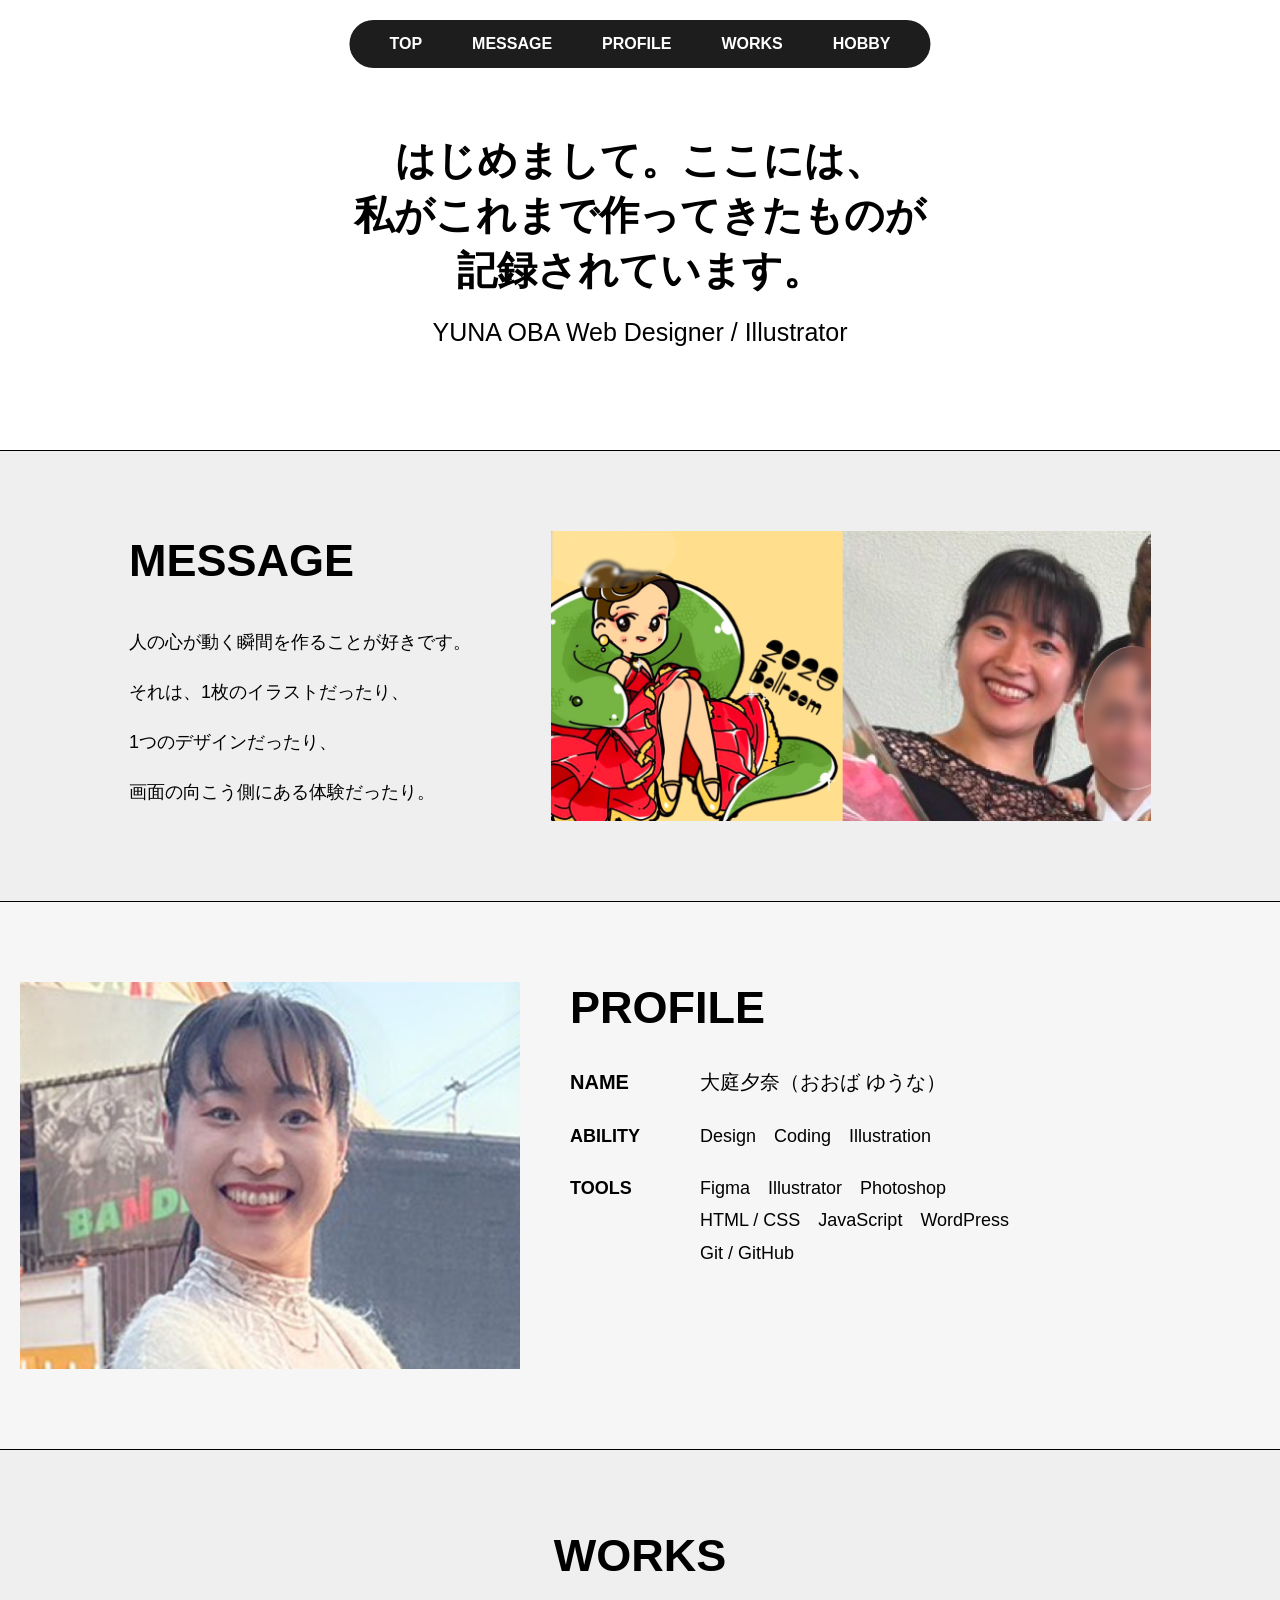
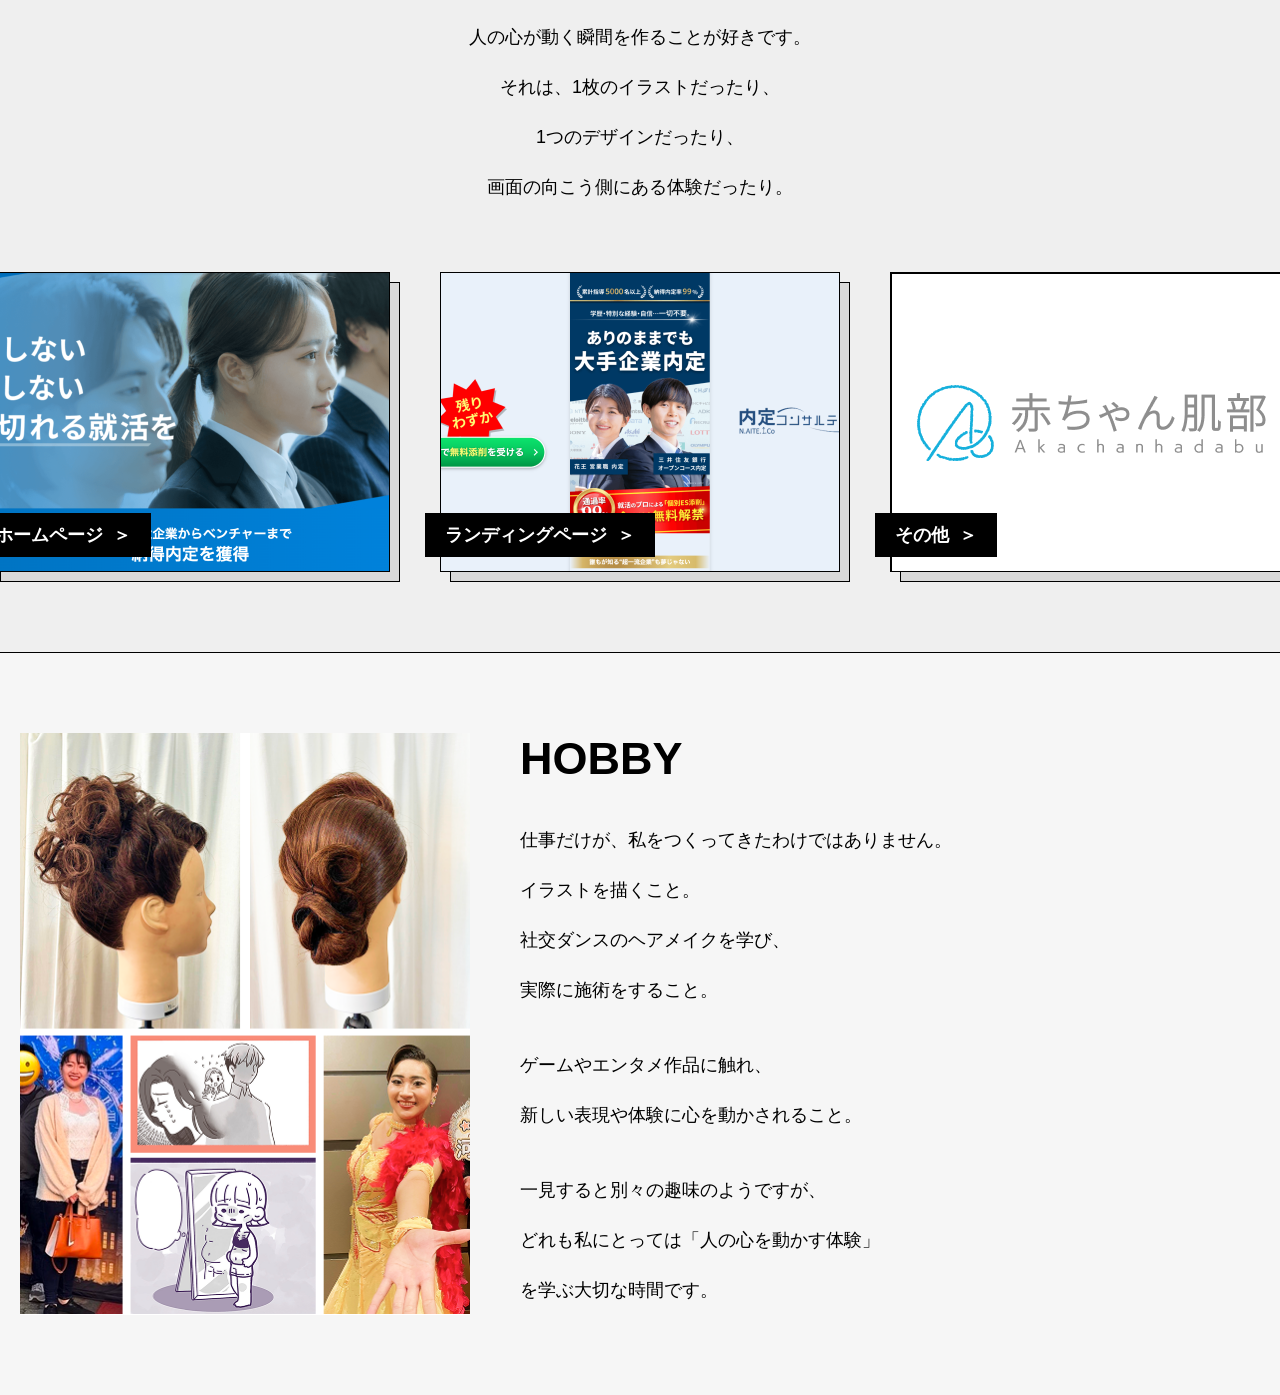
<file: index.html>
<!DOCTYPE html>
<html lang="ja">
<head>
    <meta charset="UTF-8">
    <meta name="viewport" content="width=device-width, initial-scale=1.0">
    <link rel="stylesheet" href="css/style.css">
    <link rel="preconnect" href="https://fonts.googleapis.com">
    <link rel="preconnect" href="https://fonts.gstatic.com" crossorigin>
    <title>大庭夕奈のポートフォリオ</title>
</head>
<body>
        <header>
            <div class="container">
                <div class="global-menu">
                    <div class="flex">
                        <a href="index.html">TOP</a>
                        <a href="#MESSAGE">MESSAGE</a>
                        <a href="#PROFILE">PROFILE</a>
                        <a href="#WORKS">WORKS</a>
                        <a href="#HOBBY">HOBBY</a>
                    </div>
                </div>

                <div class="hero-text">
                    <h1>
                        はじめまして。ここには、<br>
                        私がこれまで作ってきたものが<br>
                        記録されています。
                    </h1>

                    <p>YUNA OBA Web Designer / Illustrator</p>
                </div>
            </div>
        </header>

        <section class="type-one message" id="MESSAGE">
            <div class="container">
                <div class="flex">
                    <div>
                        <h2>MESSAGE</h2>
                        <p>人の心が動く瞬間を作ることが好きです。<br>
                        それは、1枚のイラストだったり、<br>
                        1つのデザインだったり、<br>
                        画面の向こう側にある体験だったり。
                        </p>
                    </div>
                 <img src="img/MESSAGE.png" alt="イラストと大庭夕奈" class="illustration">
                </div>
            </div>
        </section>

        <section class="type-two profile" id="PROFILE">
            <div class="container">
                <div class="flex">
                    <img src="img/PROFILE.png" alt="自己紹介" class="profile-img">
                    <div>
                        <h2>PROFILE</h2>
                       <div class="flex-profile">

                        <div class="profile-item">
                            <div class="title large">NAME</div>
                            <div class="text name">大庭夕奈（おおば ゆうな）</div>
                        </div>

                        <div class="profile-item">
                            <div class="title">ABILITY</div>
                            <div class="text">
                                Design　Coding　Illustration
                            </div>
                        </div>

                        <div class="profile-item">
                            <div class="title">TOOLS</div>
                            <div class="text">
                                Figma　Illustrator　Photoshop<br>
                                HTML / CSS　JavaScript　WordPress<br>
                                Git / GitHub
                            </div>
                        </div>

                    </div>
                    </div>
                </div>
            </div>
        </section>

  <section class="type-one works" id="WORKS">
    <div class="container">
        <h2>WORKS</h2>

        <p>
            人の心が動く瞬間を作ることが好きです。<br>
            それは、1枚のイラストだったり、<br>
            1つのデザインだったり、<br>
            画面の向こう側にある体験だったり。
        </p>

        <div class="works-list">

            <div class="work-item">
                <div class="shadow"></div>
                <div class="image hp-img"></div>
                <a href="hp.html" class="label">
                    <span>ホームページ</span>
                    <span>＞</span>
                </a>
            </div>

            <div class="work-item">
                <div class="shadow"></div>
                <div class="image lp-img"></div>
                <a href="lp.html" class="label">
                    <span>ランディングページ</span>
                    <span>＞</span>
                </a>
            </div>

            <div class="work-item">
                <div class="shadow"></div>
                <div class="image others-img"></div>
                <a href="others.html" class="label">
                    <span>その他</span>
                    <span>＞</span>
                </a>
            </div>

        </div>
    </div>
</section>

        <section class="type-two hobby" id="HOBBY">
            <div class="container">
                <div class="flex">
                    <img src="img/HOBBY.png" alt="趣味" class="hobby-img">
                    <div class="column">
                        <h2>HOBBY</h2>
                        <div class="hobby-text">
                        <p>仕事だけが、<br class="sp">私をつくってきたわけではありません。<br><br class="sp">
                        イラストを描くこと。<br>
                        社交ダンスのヘアメイクを学び、<br>
                        実際に施術をすること。
                        </p>
                        <p>ゲームやエンタメ作品に触れ、<br>
                        新しい表現や体験に心を動かされること。
                        </p>
                        <p>一見すると別々の趣味のようですが、<br>
                        どれも私にとっては「人の心を動かす体験」<br>
                        を学ぶ大切な時間です。
                        </p>
                        <!--
                        <p>ここには、仕事とは少し違う角度から積み重ねてきた、<br>
                            もう一つの記録を残しています。</p>-->
                        </div>
                    </div>
                </div>
            </div>
        </section>
</body>
</html>
</file>
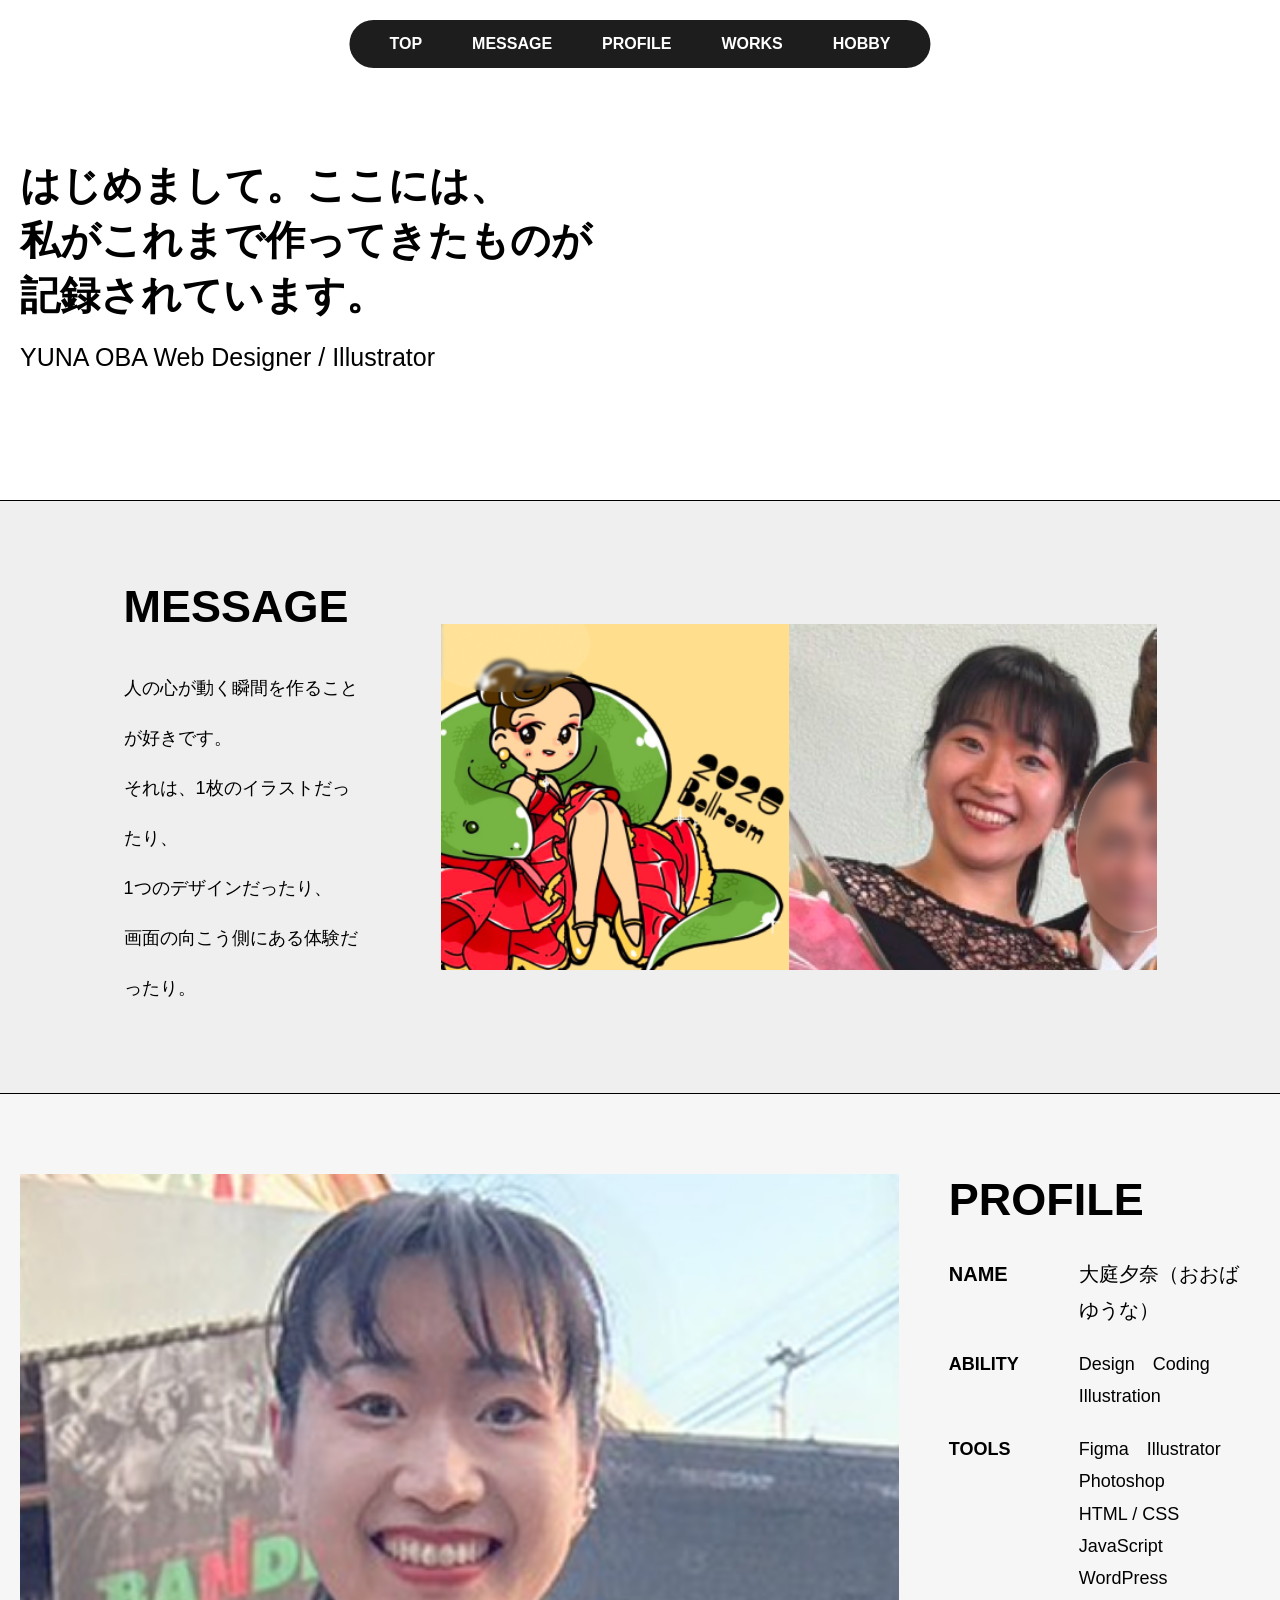
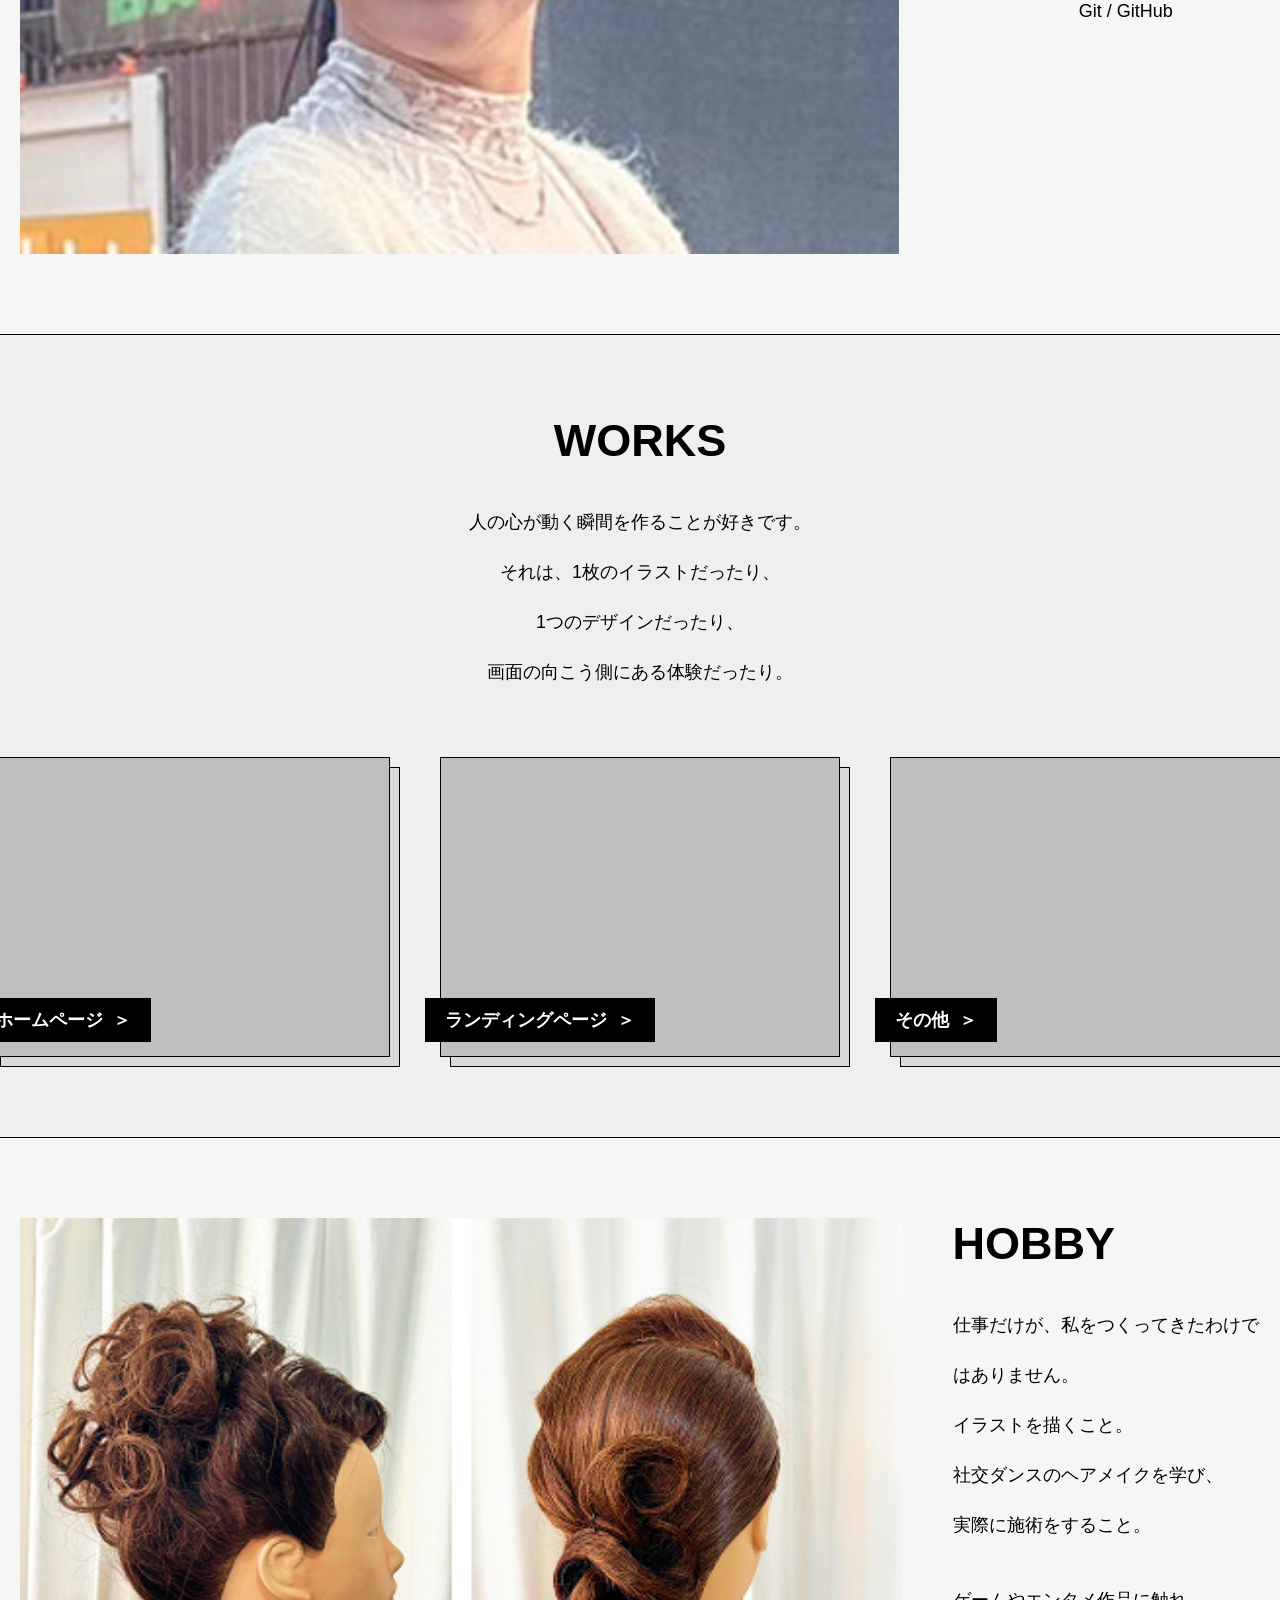
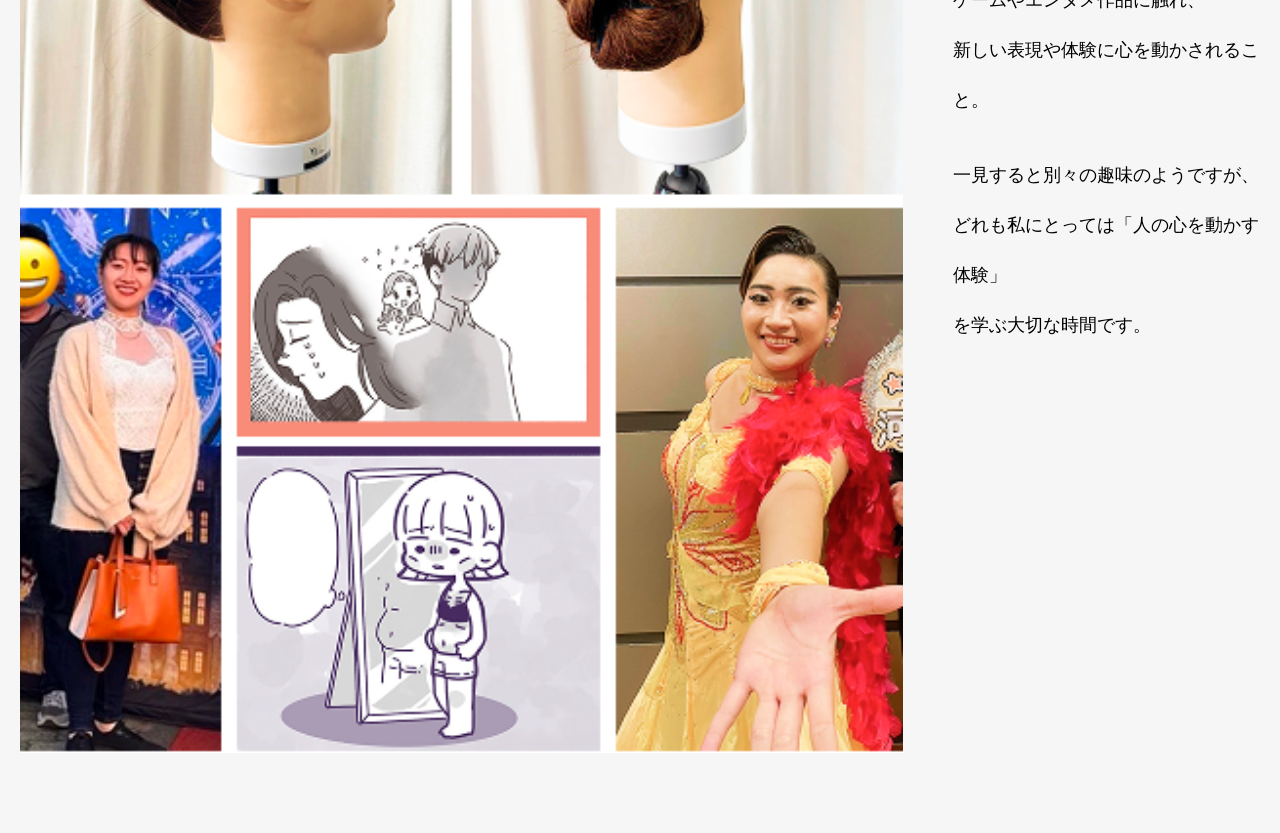
<file: サイト/index.html>
<!DOCTYPE html>
<html lang="ja">
<head>
    <meta charset="UTF-8">
    <meta name="viewport" content="width=device-width, initial-scale=1.0">
    <link rel="stylesheet" href="css/style.css">
    <link rel="preconnect" href="https://fonts.googleapis.com">
    <link rel="preconnect" href="https://fonts.gstatic.com" crossorigin>
    <title>大庭夕奈のポートフォリオ</title>
</head>
<body>
        <header>
            <div class="container">
                <div class="global-menu">
                    <div class="flex">
                        <a href="index.html">TOP</a>
                        <a href="#MESSAGE">MESSAGE</a>
                        <a href="#PROFILE">PROFILE</a>
                        <a href="#WORKS">WORKS</a>
                        <a href="#HOBBY">HOBBY</a>
                    </div>
                </div>

                <div class="hero-text">
                    <h1>
                        はじめまして。ここには、<br>
                        私がこれまで作ってきたものが<br>
                        記録されています。
                    </h1>

                    <p>YUNA OBA Web Designer / Illustrator</p>
                </div>
            </div>
        </header>

        <section class="type-one message" id="MESSAGE">
            <div class="container">
                <div class="flex">
                    <div>
                        <h2>MESSAGE</h2>
                        <p>人の心が動く瞬間を作ることが好きです。<br>
                        それは、1枚のイラストだったり、<br>
                        1つのデザインだったり、<br>
                        画面の向こう側にある体験だったり。
                        </p>
                    </div>
                 <img src="img/MESSAGE.png" alt="">
                </div>
            </div>
        </section>

        <section class="type-two profile" id="PROFILE">
            <div class="container">
                <div class="flex">
                    <img src="img/PROFILE.png" alt="">
                    <div>
                        <h2>PROFILE</h2>
                       <div class="flex-profile">

                        <div class="profile-item">
                            <div class="title large">NAME</div>
                            <div class="text name">大庭夕奈（おおば ゆうな）</div>
                        </div>

                        <div class="profile-item">
                            <div class="title">ABILITY</div>
                            <div class="text">
                                Design　Coding　Illustration
                            </div>
                        </div>

                        <div class="profile-item">
                            <div class="title">TOOLS</div>
                            <div class="text">
                                Figma　Illustrator　Photoshop<br>
                                HTML / CSS　JavaScript　WordPress<br>
                                Git / GitHub
                            </div>
                        </div>

                    </div>
                    </div>
                </div>
            </div>
        </section>

  <section class="type-one works" id="WORKS">
    <div class="container">
        <h2>WORKS</h2>

        <p>
            人の心が動く瞬間を作ることが好きです。<br>
            それは、1枚のイラストだったり、<br>
            1つのデザインだったり、<br>
            画面の向こう側にある体験だったり。
        </p>

        <div class="works-list">

            <div class="work-item">
                <div class="shadow"></div>
                <div class="image"></div>
                <a href="hp.html" class="label">
                    <span>ホームページ</span>
                    <span>＞</span>
                </a>
            </div>

            <div class="work-item">
                <div class="shadow"></div>
                <div class="image"></div>
                <a href="lp.html" class="label">
                    <span>ランディングページ</span>
                    <span>＞</span>
                </a>
            </div>

            <div class="work-item">
                <div class="shadow"></div>
                <div class="image"></div>
                <a href="others.html" class="label">
                    <span>その他</span>
                    <span>＞</span>
                </a>
            </div>

        </div>
    </div>
</section>

        <section class="type-two hobby" id="HOBBY">
            <div class="container">
                <div class="flex">
                    <img src="img/HOBBY.png" alt="">
                    <div class="column">
                        <h2>HOBBY</h2>
                        <div class="hobby-text">
                        <p>仕事だけが、私をつくってきたわけではありません。<br>
                        イラストを描くこと。<br>
                        社交ダンスのヘアメイクを学び、<br>
                        実際に施術をすること。
                        </p>
                        <p>ゲームやエンタメ作品に触れ、<br>
                        新しい表現や体験に心を動かされること。
                        </p>
                        <p>一見すると別々の趣味のようですが、<br>
                        どれも私にとっては「人の心を動かす体験」<br>
                        を学ぶ大切な時間です。
                        </p>
                        <!--
                        <p>ここには、仕事とは少し違う角度から積み重ねてきた、<br>
                            もう一つの記録を残しています。</p>-->
                        </div>
                    </div>
                </div>
            </div>
        </section>
</body>
</html>
</file>
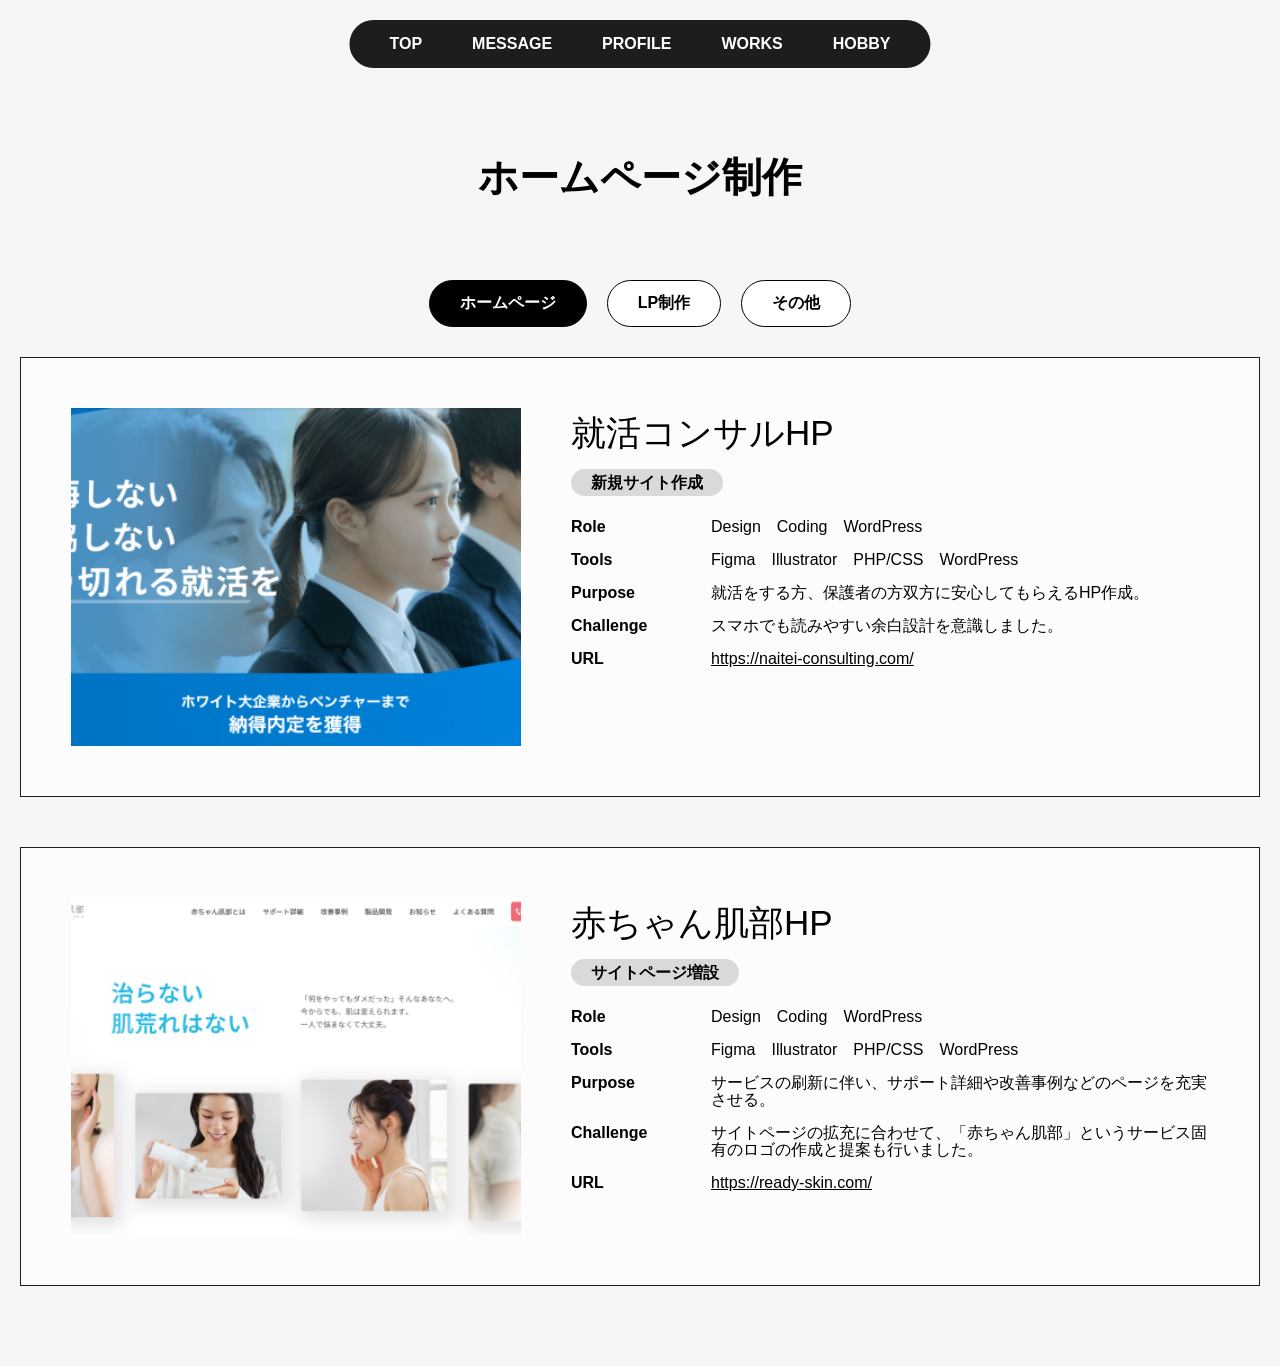
<file: hp.html>
<!DOCTYPE html>
<html lang="ja">
<head>
    <meta charset="UTF-8">
    <meta name="viewport" content="width=device-width, initial-scale=1.0">
    <link rel="stylesheet" href="css/style.css">
    <link rel="stylesheet" href="page/style.css">
    <link rel="preconnect" href="https://fonts.googleapis.com">
    <link rel="preconnect" href="https://fonts.gstatic.com" crossorigin>
    <title>大庭夕奈のポートフォリオ-HP制作例</title>
</head>
<body>
        <header>
            <div class="container">
                <div class="global-menu">
                    <div class="flex">
                         <a href="index.html">TOP</a>
                        <a href="index.html#MESSAGE">MESSAGE</a>
                        <a href="index.html#PROFILE">PROFILE</a>
                        <a href="index.html#WORKS">WORKS</a>
                        <a href="index.html#HOBBY">HOBBY</a>
                    </div>
                </div>

                <div class="hero-text">
                    <h1>ホームページ制作</h1>
                </div>
            </div>
        </header>

        <section>

             <div class="page-nav">
                <a href="hp.html" class="active">ホームページ</a>
                <a href="lp.html">LP制作</a>
                <a href="others.html">その他</a>
            </div>

            <div class="container">
                <div class="card-column">
                <div class="contents">
                    <div class="flex">
                        <img src="img/hp1.png" alt="">
                        <div class="work-item">
                            <p class="title">就活コンサルHP</p>
                            <p class="tag">新規サイト作成</p>
                            <div class="info-list">

                                <div class="info-item">
                                    <div class="label">Role</div>
                                    <div class="text">Design　Coding　WordPress</div>
                                </div>

                                <div class="info-item">
                                    <div class="label">Tools</div>
                                    <div class="text">Figma　Illustrator　PHP/CSS　WordPress</div>
                                </div>

                                <div class="info-item">
                                    <div class="label">Purpose</div>
                                    <div class="text">就活をする方、保護者の方双方に安心してもらえるHP作成。</div>
                                </div>

                                <div class="info-item">
                                    <div class="label">Challenge</div>
                                    <div class="text">スマホでも読みやすい余白設計を意識しました。</div>
                                </div>

                                <div class="info-item">
                                    <div class="label">URL</div>
                                    <div class="text">
                                        <a href="https://naitei-consulting.com/" target="_blank">https://naitei-consulting.com/</a>
                                    </div>
                                </div>

                            </div>

                        </div>
                    </div>
                </div>


                <div class="contents">
                    <div class="flex">
                        <img src="img/hp2.png" alt="">
                        <div class="work-item">
                            <p class="title">赤ちゃん肌部HP</p>
                            <p class="tag">サイトページ増設</p>
                            <div class="info-list">

                                <div class="info-item">
                                    <div class="label">Role</div>
                                    <div class="text">Design　Coding　WordPress</div>
                                </div>

                                <div class="info-item">
                                    <div class="label">Tools</div>
                                    <div class="text">Figma　Illustrator　PHP/CSS　WordPress</div>
                                </div>

                                <div class="info-item">
                                    <div class="label">Purpose</div>
                                    <div class="text">サービスの刷新に伴い、サポート詳細や改善事例などのページを充実させる。</div>
                                </div>

                                <div class="info-item">
                                    <div class="label">Challenge</div>
                                    <div class="text">サイトページの拡充に合わせて、「赤ちゃん肌部」というサービス固有のロゴの作成と提案も行いました。</div>
                                </div>

                                <div class="info-item">
                                    <div class="label">URL</div>
                                    <div class="text">
                                        <a href="https://ready-skin.com/" target="_blank">https://ready-skin.com/</a>
                                    </div>
                                </div>

                            </div>

                        </div>
                    </div>
                </div>


                </div>
            </div>
        </section>

</body>
</html>
</file>
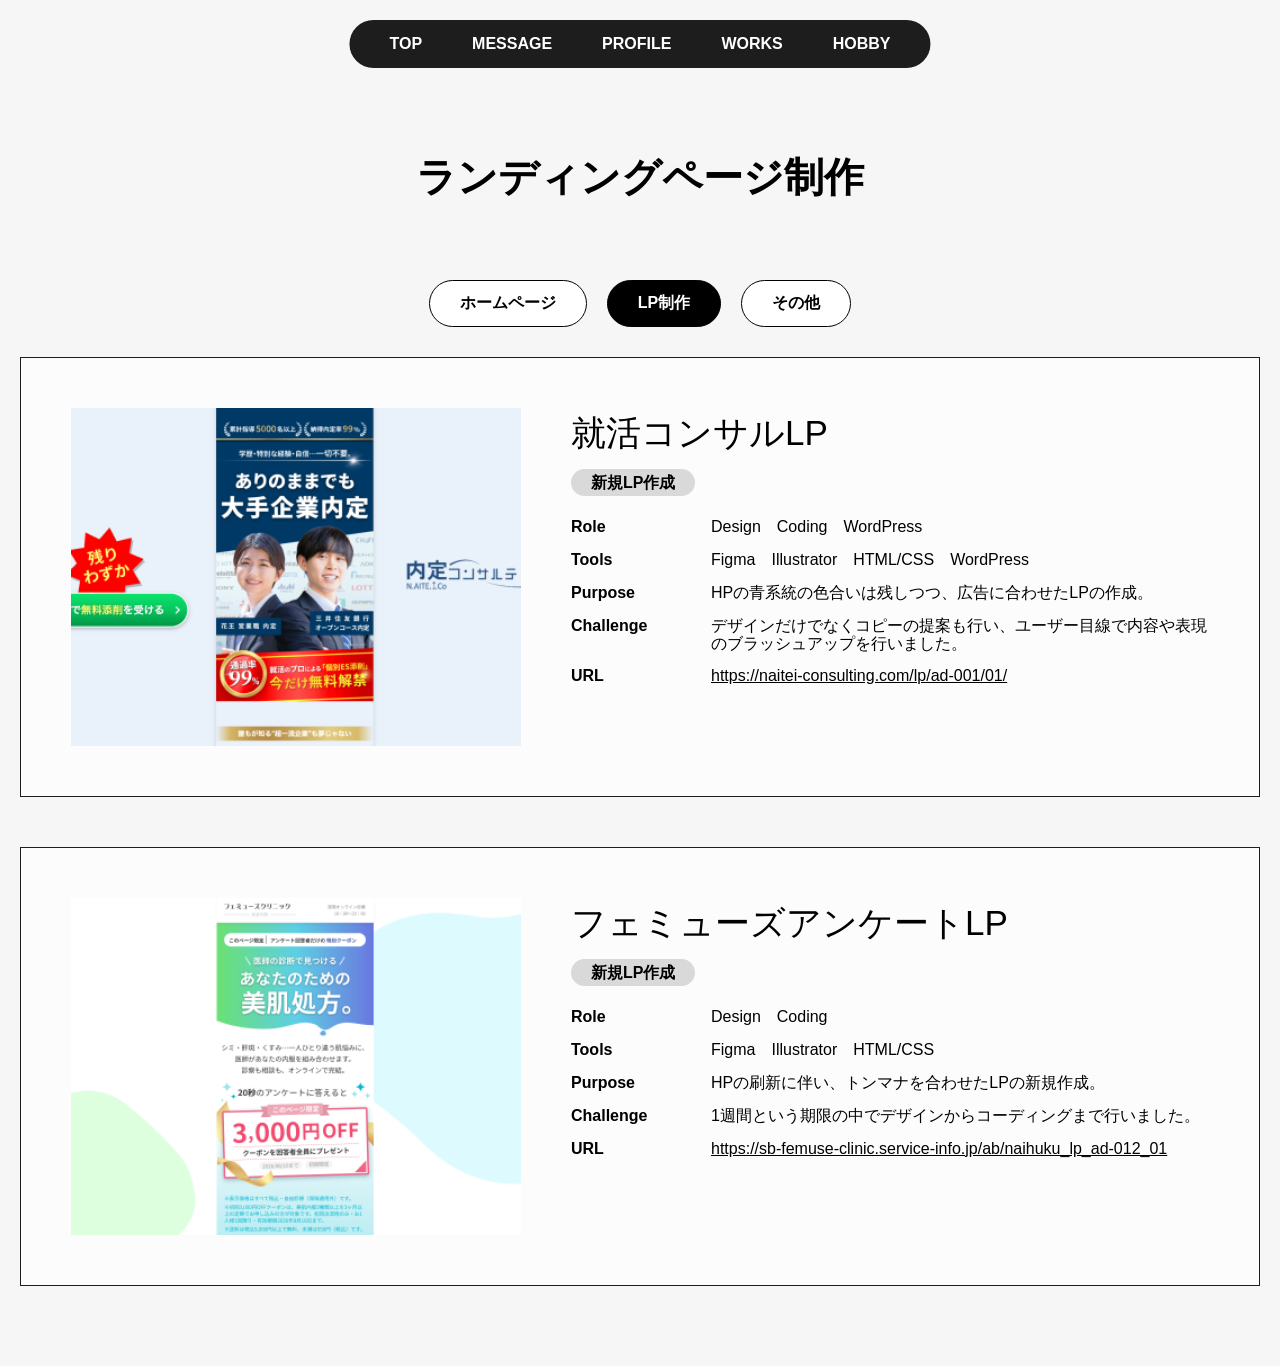
<file: lp.html>
<!DOCTYPE html>
<html lang="ja">
<head>
    <meta charset="UTF-8">
    <meta name="viewport" content="width=device-width, initial-scale=1.0">
    <link rel="stylesheet" href="css/style.css">
    <link rel="stylesheet" href="page/style.css">
    <link rel="preconnect" href="https://fonts.googleapis.com">
    <link rel="preconnect" href="https://fonts.gstatic.com" crossorigin>
    <title>大庭夕奈のポートフォリオ-LP制作例</title>
</head>
<body>
        <header>
            <div class="container">
                <div class="global-menu">
                    <div class="flex">
                         <a href="index.html">TOP</a>
                        <a href="index.html#MESSAGE">MESSAGE</a>
                        <a href="index.html#PROFILE">PROFILE</a>
                        <a href="index.html#WORKS">WORKS</a>
                        <a href="index.html#HOBBY">HOBBY</a>
                    </div>
                </div>

                <div class="hero-text">
                    <h1>ランディングページ制作</h1>
                </div>
            </div>
        </header>

        <section>
              <div class="page-nav">
                <a href="hp.html">ホームページ</a>
                <a href="lp.html" class="active">LP制作</a>
                <a href="others.html">その他</a>
            </div>
            <div class="container">
                <div class="card-column">
                <div class="contents">
                    <div class="flex">
                        <img src="img/lp1.png" alt="">
                        <div class="work-item">
                            <p class="title">就活コンサルLP</p>
                            <p class="tag">新規LP作成</p>
                            <div class="info-list">

                                <div class="info-item">
                                    <div class="label">Role</div>
                                    <div class="text">Design　Coding　WordPress</div>
                                </div>

                                <div class="info-item">
                                    <div class="label">Tools</div>
                                    <div class="text">Figma　Illustrator　HTML/CSS　WordPress</div>
                                </div>

                                <div class="info-item">
                                    <div class="label">Purpose</div>
                                    <div class="text">HPの青系統の色合いは残しつつ、広告に合わせたLPの作成。</div>
                                </div>

                                <div class="info-item">
                                    <div class="label">Challenge</div>
                                    <div class="text">デザインだけでなくコピーの提案も行い、ユーザー目線で内容や表現のブラッシュアップを行いました。</div>
                                </div>

                                <div class="info-item">
                                    <div class="label">URL</div>
                                    <div class="text">
                                        <a href="https://naitei-consulting.com/lp/ad-001/01/" target="_blank">https://naitei-consulting.com/lp/ad-001/01/</a>
                                    </div>
                                </div>

                            </div>

                        </div>
                    </div>
                </div>


                <div class="contents">
                    <div class="flex">
                      <img src="img/lp2.png" alt="">
                        <div class="work-item">
                            <p class="title">フェミューズアンケートLP</p>
                            <p class="tag">新規LP作成</p>
                            <div class="info-list">

                                <div class="info-item">
                                    <div class="label">Role</div>
                                    <div class="text">Design　Coding</div>
                                </div>

                                <div class="info-item">
                                    <div class="label">Tools</div>
                                    <div class="text">Figma　Illustrator　HTML/CSS</div>
                                </div>

                                <div class="info-item">
                                    <div class="label">Purpose</div>
                                    <div class="text">HPの刷新に伴い、トンマナを合わせたLPの新規作成。</div>
                                </div>

                                <div class="info-item">
                                    <div class="label">Challenge</div>
                                    <div class="text">1週間という期限の中でデザインからコーディングまで行いました。</div>
                                </div>

                                <div class="info-item">
                                    <div class="label">URL</div>
                                    <div class="text">
                                        <a href="https://sb-femuse-clinic.service-info.jp/ab/naihuku_lp_ad-012_01" target="_blank">https://sb-femuse-clinic.service-info.jp/ab/naihuku_lp_ad-012_01</a>
                                    </div>
                                </div>

                            </div>

                        </div>
                    </div>
                </div>


                </div>
            </div>
        </section>

</body>
</html>
</file>
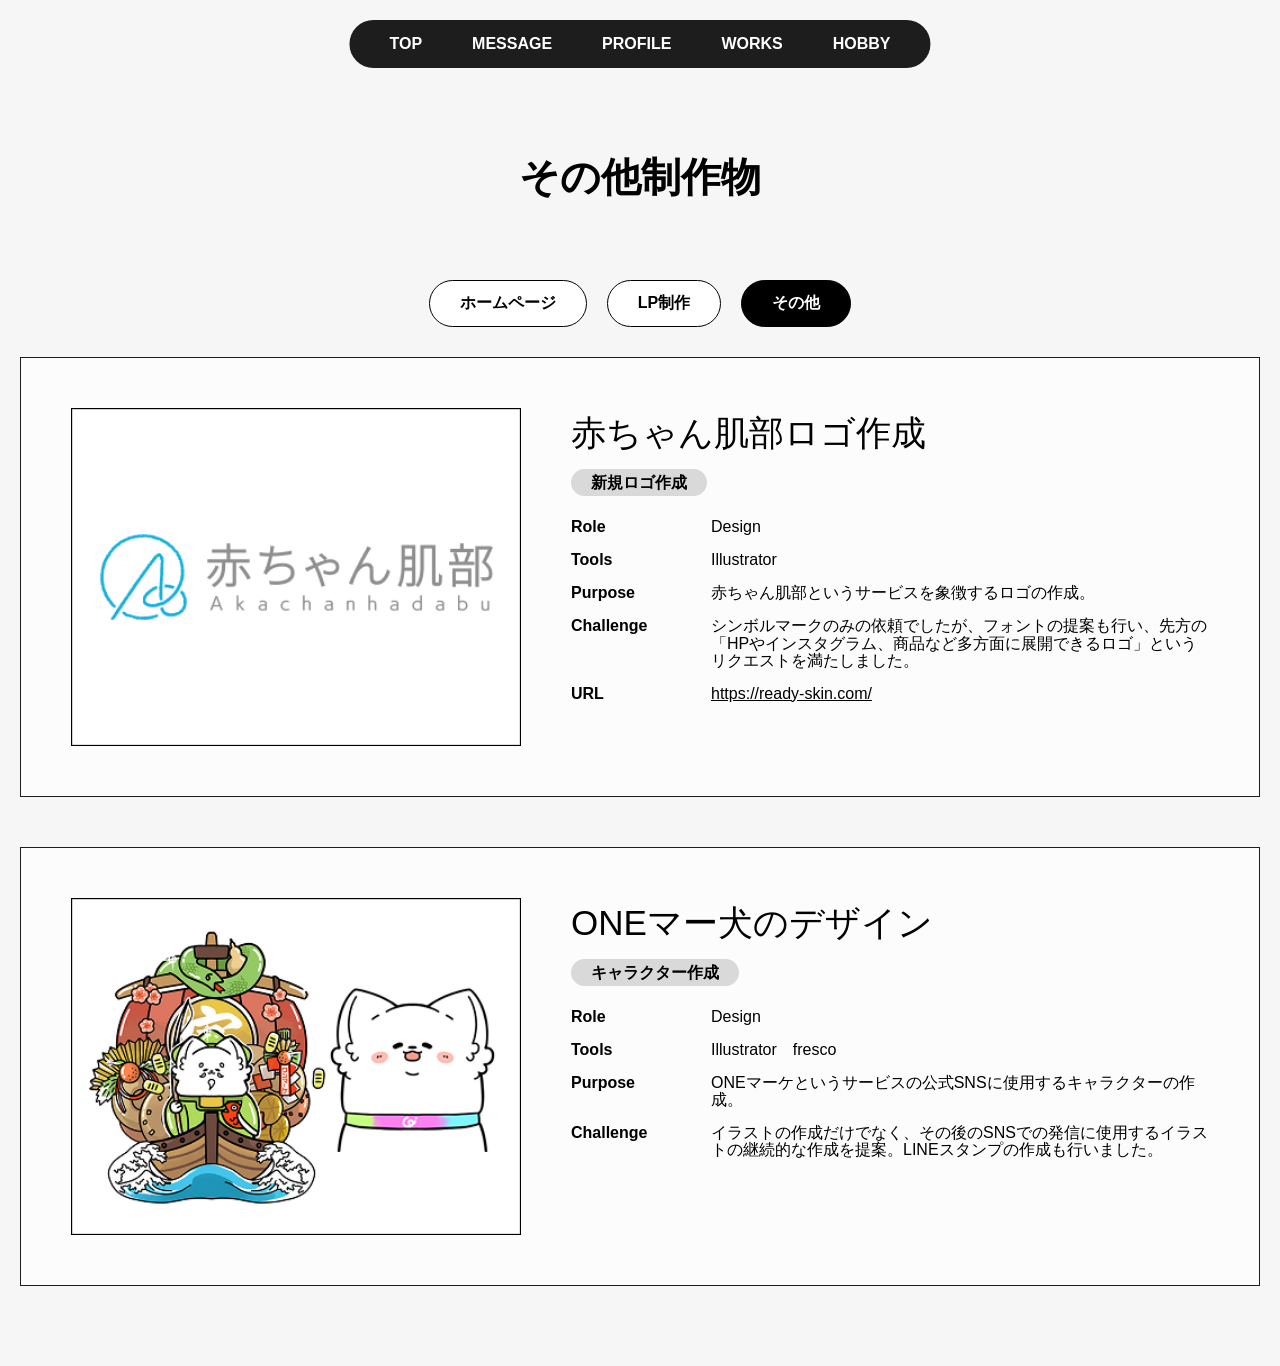
<file: others.html>
<!DOCTYPE html>
<html lang="ja">
<head>
    <meta charset="UTF-8">
    <meta name="viewport" content="width=device-width, initial-scale=1.0">
    <link rel="stylesheet" href="css/style.css">
    <link rel="stylesheet" href="page/style.css">
    <link rel="preconnect" href="https://fonts.googleapis.com">
    <link rel="preconnect" href="https://fonts.gstatic.com" crossorigin>
    <title>大庭夕奈のポートフォリオ-その他の制作物</title>
</head>
<body>
        <header>
            <div class="container">
                <div class="global-menu">
                    <div class="flex">
                         <a href="index.html">TOP</a>
                        <a href="index.html#MESSAGE">MESSAGE</a>
                        <a href="index.html#PROFILE">PROFILE</a>
                        <a href="index.html#WORKS">WORKS</a>
                        <a href="index.html#HOBBY">HOBBY</a>
                    </div>
                </div>

                <div class="hero-text">
                    <h1>その他制作物</h1>
                </div>
            </div>
        </header>

        <section>

             <div class="page-nav">
                <a href="hp.html">ホームページ</a>
                <a href="lp.html">LP制作</a>
                <a href="others.html" class="active">その他</a>
            </div>

            <div class="container">
                <div class="card-column">
                <div class="contents">
                    <div class="flex">
                      <img src="img/rogo.png" alt="">
                        <div class="work-item">
                           <p class="title">赤ちゃん肌部ロゴ作成</p>
                            <p class="tag">新規ロゴ作成</p>
                            <div class="info-list">

                                <div class="info-item">
                                    <div class="label">Role</div>
                                    <div class="text">Design</div>
                                </div>

                                <div class="info-item">
                                    <div class="label">Tools</div>
                                    <div class="text">Illustrator</div>
                                </div>

                                <div class="info-item">
                                    <div class="label">Purpose</div>
                                    <div class="text">赤ちゃん肌部というサービスを象徴するロゴの作成。</div>
                                </div>

                                <div class="info-item">
                                    <div class="label">Challenge</div>
                                    <div class="text">シンボルマークのみの依頼でしたが、フォントの提案も行い、先方の「HPやインスタグラム、商品など多方面に展開できるロゴ」というリクエストを満たしました。</div>
                                </div>

                                <div class="info-item">
                                    <div class="label">URL</div>
                                    <div class="text">
                                        <a href="https://ready-skin.com/" target="_blank">https://ready-skin.com/</a>
                                    </div>
                                </div>

                            </div>

                        </div>
                    </div>
                </div>


                <div class="contents">
                    <div class="flex">
                       <img src="img/onemaken.png" alt="">
                        <div class="work-item">
                            <p class="title">ONEマー犬のデザイン</p>
                            <p class="tag">キャラクター作成</p>
                            <div class="info-list">

                                <div class="info-item">
                                    <div class="label">Role</div>
                                    <div class="text">Design</div>
                                </div>

                                <div class="info-item">
                                    <div class="label">Tools</div>
                                    <div class="text">Illustrator　fresco</div>
                                </div>

                                <div class="info-item">
                                    <div class="label">Purpose</div>
                                    <div class="text">ONEマーケというサービスの公式SNSに使用するキャラクターの作成。</div>
                                </div>

                                <div class="info-item">
                                    <div class="label">Challenge</div>
                                    <div class="text">イラストの作成だけでなく、その後のSNSでの発信に使用するイラストの継続的な作成を提案。LINEスタンプの作成も行いました。</div>
                                </div>

                            </div>

                        </div>
                    </div>
                </div>


                </div>
            </div>
        </section>

</body>
</html>
</file>
<file: css/style.css>
@charset "UTF-8";
/* デフォルト */
/* レスポンシブ設定 */
html {
  scroll-behavior: smooth;
}

@media screen and (min-width: 321px) {
  .ssp {
    display: none;
  }
}
@media screen and (min-width: 541px) {
  .sp {
    display: none;
  }
}
@media screen and (max-width: 540px) {
  .pc {
    display: none;
  }
}
@media screen and (min-width: 769px) {
  .tb {
    display: none;
  }
}
@media screen and (max-width: 768px) {
  .nb {
    display: none;
  }
}
/* リセットCSS */
* {
  margin: 0;
  padding: 0;
  box-sizing: border-box;
}

img {
  display: block;
  width: 100%;
  height: auto;
}

.container {
  position: relative;
  max-width: 1240px;
  width: 100%;
  margin: auto;
}

body {
  position: relative;
  font-family: "Noto Sans JP", sans-serif;
  font-optical-sizing: auto;
  font-weight: normal;
  font-style: normal;
}

a {
  text-decoration: none;
  color: #1d1d1d;
}

header {
  padding-top: 30px;
  height: 450px;
}
header .container {
  height: 100%;
  display: flex;
  flex-direction: column;
}
header .global-menu {
  position: fixed;
  top: 20px;
  left: 50%;
  transform: translateX(-50%);
  width: -moz-fit-content;
  width: fit-content;
  background-color: #1d1d1d;
  padding: 15px 40px;
  border-radius: 100px;
  font-weight: bold;
  z-index: 1000;
}
header .global-menu a {
  color: white;
}
header .global-menu .flex {
  display: flex;
  justify-content: center;
  gap: 50px;
}
header .hero-text {
  flex: 1;
  display: flex;
  flex-direction: column;
  justify-content: center;
}
header h1 {
  font-size: 40px;
  text-align: center;
}
header p {
  font-size: 25px;
  margin-top: 20px;
  text-align: center;
}

section {
  padding: 80px 0;
}
section h2 {
  font-size: 45px;
  margin-bottom: 30px;
}
section p {
  font-size: 18px;
  line-height: 50px;
}

.type-one {
  background-color: #EFEFEF;
  border-top: #000000 1px solid;
}

.type-two {
  background-color: #F6F6F6;
  border-top: #000000 1px solid;
}

.flex {
  display: flex;
  gap: 50px;
}

.column {
  flex-direction: column;
  gap: 25px;
}

.works {
  text-align: center;
}
.works .container {
  max-width: 100vw;
  padding: 0px 50px;
}
.works .works-list {
  margin-top: 60px;
  display: grid;
  grid-template-columns: repeat(3, 400px);
  gap: 80px 50px;
  justify-content: center;
}
.works .work-item {
  width: 400px;
  height: 300px;
  position: relative;
}
.works .shadow {
  position: absolute;
  top: 10px;
  left: 10px;
  width: 400px;
  height: 300px;
  background: #D9D9D9;
  border: 1px solid #000;
  z-index: 1;
}
.works .image {
  position: absolute;
  width: 400px;
  height: 300px;
  border: 1px solid #000;
  z-index: 2;
}
.works .image.hp-img {
  background-image: url(../img/hp1.png);
}
.works .image.lp-img {
  background-image: url(../img/lp1.png);
}
.works .image.others-img {
  background-image: url(../img/rogo.png);
}
.works .label {
  position: absolute;
  left: -15px;
  bottom: 15px;
  display: flex;
  align-items: center;
  gap: 10px;
  padding: 10px 20px;
  background: #000;
  color: #fff;
  font-size: 18px;
  font-weight: bold;
  z-index: 3;
}

.profile .container .profile-img {
  max-width: 500px;
}
.profile .container .flex-profile {
  display: flex;
  flex-direction: column;
  gap: 20px;
}
.profile .container .profile-item {
  display: grid;
  grid-template-columns: 100px 1fr;
  -moz-column-gap: 30px;
       column-gap: 30px;
  align-items: baseline;
}
.profile .container .title {
  font-size: 18px;
  font-weight: bold;
}
.profile .container .title.large {
  font-size: 20px;
}
.profile .container .text {
  font-size: 18px;
  line-height: 1.8;
}
.profile .container .text.name {
  font-size: 20px;
}

.message .container {
  display: flex;
  justify-content: center;
}
.message .container .flex {
  display: flex;
  align-items: center;
  gap: 80px;
  width: -moz-fit-content;
  width: fit-content;
}
.message .container .illustration {
  max-width: 600px;
}

.hobby .hobby-img {
  width: 450px;
  height: auto;
}
.hobby .hobby-text {
  display: flex;
  flex-direction: column;
  gap: 25px;
}

@media screen and (max-width:540px) {
  /* ----------------
      共通
  ---------------- */
  .container {
    width: calc(100% - 40px);
  }
  section {
    padding: 60px 0;
  }
  section h2 {
    font-size: 32px;
  }
  section p {
    font-size: 16px;
    line-height: 1.8;
  }
  /* ----------------
      HEADER
  ---------------- */
  header {
    height: auto;
    padding-top: 90px;
    padding-bottom: 30px;
  }
  header h1 {
    font-size: 26px;
    line-height: 1.5;
  }
  header p {
    font-size: 18px;
  }
  header .global-menu {
    width: calc(100% - 20px);
    padding: 12px 15px;
  }
  header .global-menu .flex {
    justify-content: space-between;
    gap: 0;
  }
  header .global-menu .flex a {
    font-size: 12px;
  }
  /* ----------------
      黒い画像
  ---------------- */
  .img {
    width: 100% !important;
    max-width: 100%;
    height: 250px;
  }
  /* ----------------
      MESSAGE
  ---------------- */
  .message .container .flex {
    flex-direction: column;
    gap: 0px;
  }
  .message .illustration {
    margin-top: 30px;
  }
  /* ----------------
      PROFILE
  ---------------- */
  .profile .text {
    font-size: 16px;
  }
  .profile .flex {
    flex-direction: column;
    gap: 40px;
  }
  .profile .profile-item {
    grid-template-columns: 80px 1fr;
    -moz-column-gap: 20px;
         column-gap: 20px;
  }
  /* ----------------
      WORKS
  ---------------- */
  .works .container {
    width: 100%;
    max-width: 100%;
    padding: 0;
  }
  .works .works-list {
    grid-template-columns: 1fr;
    gap: 60px;
    padding: 0 20px;
  }
  .works .work-item,
  .works .image,
  .works .shadow {
    width: 100%;
    max-width: 400px;
  }
  .works .work-item {
    margin: 0 auto;
  }
  /* ----------------
      HOBBY
  ---------------- */
  .hobby .hobby-img {
    width: 90vw;
  }
  .hobby .flex {
    flex-direction: column;
    gap: 40px;
  }
}/*# sourceMappingURL=style.css.map */
</file>
<file: サイト/css/style.css>
@charset "UTF-8";
/* デフォルト */
/* レスポンシブ設定 */
html {
  scroll-behavior: smooth;
}

@media screen and (min-width: 321px) {
  .ssp {
    display: none;
  }
}
@media screen and (min-width: 541px) {
  .sp {
    display: none;
  }
}
@media screen and (max-width: 540px) {
  .pc {
    display: none;
  }
}
@media screen and (min-width: 769px) {
  .tb {
    display: none;
  }
}
@media screen and (max-width: 768px) {
  .nb {
    display: none;
  }
}
/* リセットCSS */
* {
  margin: 0;
  padding: 0;
  box-sizing: border-box;
}

img {
  display: block;
  width: 100%;
  margin: auto;
}

.container {
  position: relative;
  max-width: 1240px;
  width: 100%;
  margin: auto;
}

body {
  position: relative;
  font-family: "Noto Sans JP", sans-serif;
  font-optical-sizing: auto;
  font-weight: normal;
  font-style: normal;
}

a {
  text-decoration: none;
  color: #1d1d1d;
}

header {
  padding-top: 30px;
  height: 500px;
}
header .container {
  height: 100%;
  display: flex;
  flex-direction: column;
}
header .global-menu {
  position: fixed;
  top: 20px;
  left: 50%;
  transform: translateX(-50%);
  width: -moz-fit-content;
  width: fit-content;
  background-color: #1d1d1d;
  padding: 15px 40px;
  border-radius: 100px;
  font-weight: bold;
  z-index: 1000;
}
header .global-menu a {
  color: white;
}
header .global-menu .flex {
  display: flex;
  justify-content: center;
  gap: 50px;
}
header .hero-text {
  flex: 1;
  display: flex;
  flex-direction: column;
  justify-content: center;
}
header h1 {
  font-size: 40px;
}
header p {
  font-size: 25px;
  margin-top: 20px;
}

section {
  padding: 80px 0;
}
section h2 {
  font-size: 45px;
  margin-bottom: 30px;
}
section p {
  font-size: 18px;
  line-height: 50px;
}

.type-one {
  background-color: #EFEFEF;
  border-top: #000000 1px solid;
}

.type-two {
  background-color: #F6F6F6;
  border-top: #000000 1px solid;
}

.flex {
  display: flex;
  gap: 50px;
}

.column {
  flex-direction: column;
  gap: 25px;
}

.works {
  text-align: center;
}
.works .container {
  max-width: 100vw;
  padding: 0px 50px;
}
.works .works-list {
  margin-top: 60px;
  display: grid;
  grid-template-columns: repeat(3, 400px);
  gap: 80px 50px;
  justify-content: center;
}
.works .work-item {
  width: 400px;
  height: 300px;
  position: relative;
}
.works .shadow {
  position: absolute;
  top: 10px;
  left: 10px;
  width: 400px;
  height: 300px;
  background: #D9D9D9;
  border: 1px solid #000;
  z-index: 1;
}
.works .image {
  position: absolute;
  width: 400px;
  height: 300px;
  background: #bfbfbf;
  border: 1px solid #000;
  z-index: 2;
}
.works .label {
  position: absolute;
  left: -15px;
  bottom: 15px;
  display: flex;
  align-items: center;
  gap: 10px;
  padding: 10px 20px;
  background: #000;
  color: #fff;
  font-size: 18px;
  font-weight: bold;
  z-index: 3;
}

.profile .flex-profile {
  display: flex;
  flex-direction: column;
  gap: 20px;
}
.profile .profile-item {
  display: grid;
  grid-template-columns: 100px 1fr;
  -moz-column-gap: 30px;
       column-gap: 30px;
  align-items: baseline;
}
.profile .title {
  font-size: 18px;
  font-weight: bold;
}
.profile .title.large {
  font-size: 20px;
}
.profile .text {
  font-size: 18px;
  line-height: 1.8;
}
.profile .text.name {
  font-size: 20px;
}

.message .container {
  display: flex;
  justify-content: center;
}
.message .container .flex {
  display: flex;
  align-items: center;
  gap: 80px;
  width: -moz-fit-content;
  width: fit-content;
}
.message .container .img {
  width: 500px;
  height: 300px;
}

.hobby .hobby-text {
  display: flex;
  flex-direction: column;
  gap: 25px;
}

@media screen and (max-width:540px) {
  /* ----------------
      共通
  ---------------- */
  .container {
    width: calc(100% - 40px);
  }
  section {
    padding: 60px 0;
  }
  section h2 {
    font-size: 32px;
  }
  section p {
    font-size: 16px;
    line-height: 1.8;
  }
  /* ----------------
      HEADER
  ---------------- */
  header {
    height: auto;
    min-height: 100vh;
    padding-top: 90px;
  }
  header h1 {
    font-size: 26px;
    line-height: 1.5;
  }
  header p {
    font-size: 18px;
  }
  header .global-menu {
    width: calc(100% - 20px);
    padding: 12px 15px;
  }
  header .global-menu .flex {
    justify-content: space-between;
    gap: 0;
  }
  header .global-menu .flex a {
    font-size: 12px;
  }
  /* ----------------
      黒い画像
  ---------------- */
  .img {
    width: 100% !important;
    max-width: 100%;
    height: 250px;
  }
  /* ----------------
      MESSAGE
  ---------------- */
  .message .container .flex {
    flex-direction: column;
    gap: 0px;
  }
  /* ----------------
      PROFILE
  ---------------- */
  .profile .text {
    font-size: 16px;
  }
  .profile .flex {
    flex-direction: column;
    gap: 40px;
  }
  .profile .profile-item {
    grid-template-columns: 80px 1fr;
    -moz-column-gap: 20px;
         column-gap: 20px;
  }
  /* ----------------
      WORKS
  ---------------- */
  .works .container {
    width: 100%;
    max-width: 100%;
    padding: 0;
  }
  .works .works-list {
    grid-template-columns: 1fr;
    gap: 60px;
    padding: 0 20px;
  }
  .works .work-item,
  .works .image,
  .works .shadow {
    width: 100%;
    max-width: 400px;
  }
  .works .work-item {
    margin: 0 auto;
  }
  /* ----------------
      HOBBY
  ---------------- */
  .hobby .flex {
    flex-direction: column;
    gap: 40px;
  }
}/*# sourceMappingURL=style.css.map */
</file>
<file: page/style.css>
@charset "UTF-8";
/* デフォルト */
/* レスポンシブ設定 */
html {
  scroll-behavior: smooth;
}

@media screen and (min-width: 321px) {
  .ssp {
    display: none;
  }
}
@media screen and (min-width: 541px) {
  .sp {
    display: none;
  }
}
@media screen and (max-width: 540px) {
  .pc {
    display: none;
  }
}
@media screen and (min-width: 769px) {
  .tb {
    display: none;
  }
}
@media screen and (max-width: 768px) {
  .nb {
    display: none;
  }
}
body {
  background-color: #F6F6F6;
}

header {
  padding-top: 150px;
  height: 200px;
}
header .hero-text {
  text-align: center;
}
header h1 {
  font-size: 40px;
}

.card-column {
  display: flex;
  flex-direction: column;
  gap: 50px;
}

.contents {
  background-color: #FCFCFC;
  border: #1d1d1d solid 1px;
  padding: 50px;
}
.contents .img {
  width: 400px;
}
.contents .flex .work-item {
  flex: 1;
}
.contents .flex .title {
  font-size: 35px;
  margin-bottom: 0px;
}
.contents .flex .tag {
  background-color: #D9D9D9;
  font-size: 16px;
  padding: 5px 20px;
  font-weight: bold;
  display: inline;
  border-radius: 50px;
  margin-bottom: 20px;
}
.contents .flex .info-list {
  margin-top: 10px;
  display: flex;
  flex-direction: column;
  gap: 15px;
}
.contents .flex .info-item {
  display: grid;
  grid-template-columns: 70px 1fr;
  -moz-column-gap: 70px;
       column-gap: 70px;
  align-items: baseline;
}
.contents .flex .label {
  font-size: 16px;
  font-weight: bold;
}
.contents .flex .text {
  font-size: 16px;
  line-height: 1.1;
}
.contents .flex .text a {
  color: #000;
  text-decoration: underline;
}

.page-nav {
  display: flex;
  justify-content: center;
  gap: 20px;
  margin-bottom: 30px;
}
.page-nav a {
  display: inline-block;
  padding: 12px 30px;
  border: 1px solid #000;
  border-radius: 999px;
  text-decoration: none;
  color: #000;
  font-weight: bold;
  transition: 0.3s;
  background: #fff;
}
.page-nav a:hover {
  background: #000;
  color: #fff;
}
.page-nav a.active {
  background: #000;
  color: #fff;
}

img {
  max-width: 450px;
}

@media screen and (max-width:540px) {
  /* ヘッダー */
  header {
    padding-top: 100px;
    height: auto;
    padding-bottom: 0px;
  }
  header h1 {
    font-size: 30px;
  }
  section {
    padding: 40px 0;
  }
  p {
    font-size: 16px;
    line-height: 1.8;
  }
  .page-nav {
    width: calc(100% - 40px);
    margin: 0 auto 20px;
    flex-wrap: wrap;
    gap: 10px;
  }
  .page-nav a {
    flex: 1;
    text-align: center;
    font-size: 12px;
    padding: 10px;
  }
  .contents {
    padding: 25px;
    /* 追加 */
  }
  .contents .flex {
    flex-direction: column;
    gap: 30px;
  }
  .contents img {
    width: 100%;
    max-width: 100%;
    height: auto;
  }
  .contents .work-item {
    width: 100%;
  }
  .contents .work-item .title {
    font-size: 27px;
    line-height: 1.2;
    margin-bottom: 10px;
  }
  .contents .work-item .tag {
    font-size: 13px;
    padding: 3px 10px;
    margin-bottom: 50px;
  }
  .contents .work-item .info-item {
    grid-template-columns: 50px 1fr;
    -moz-column-gap: 50px;
         column-gap: 50px;
    align-items: baseline;
  }
  .contents .work-item .info-item .text {
    line-height: 1.5;
  }
}/*# sourceMappingURL=style.css.map */
</file>
